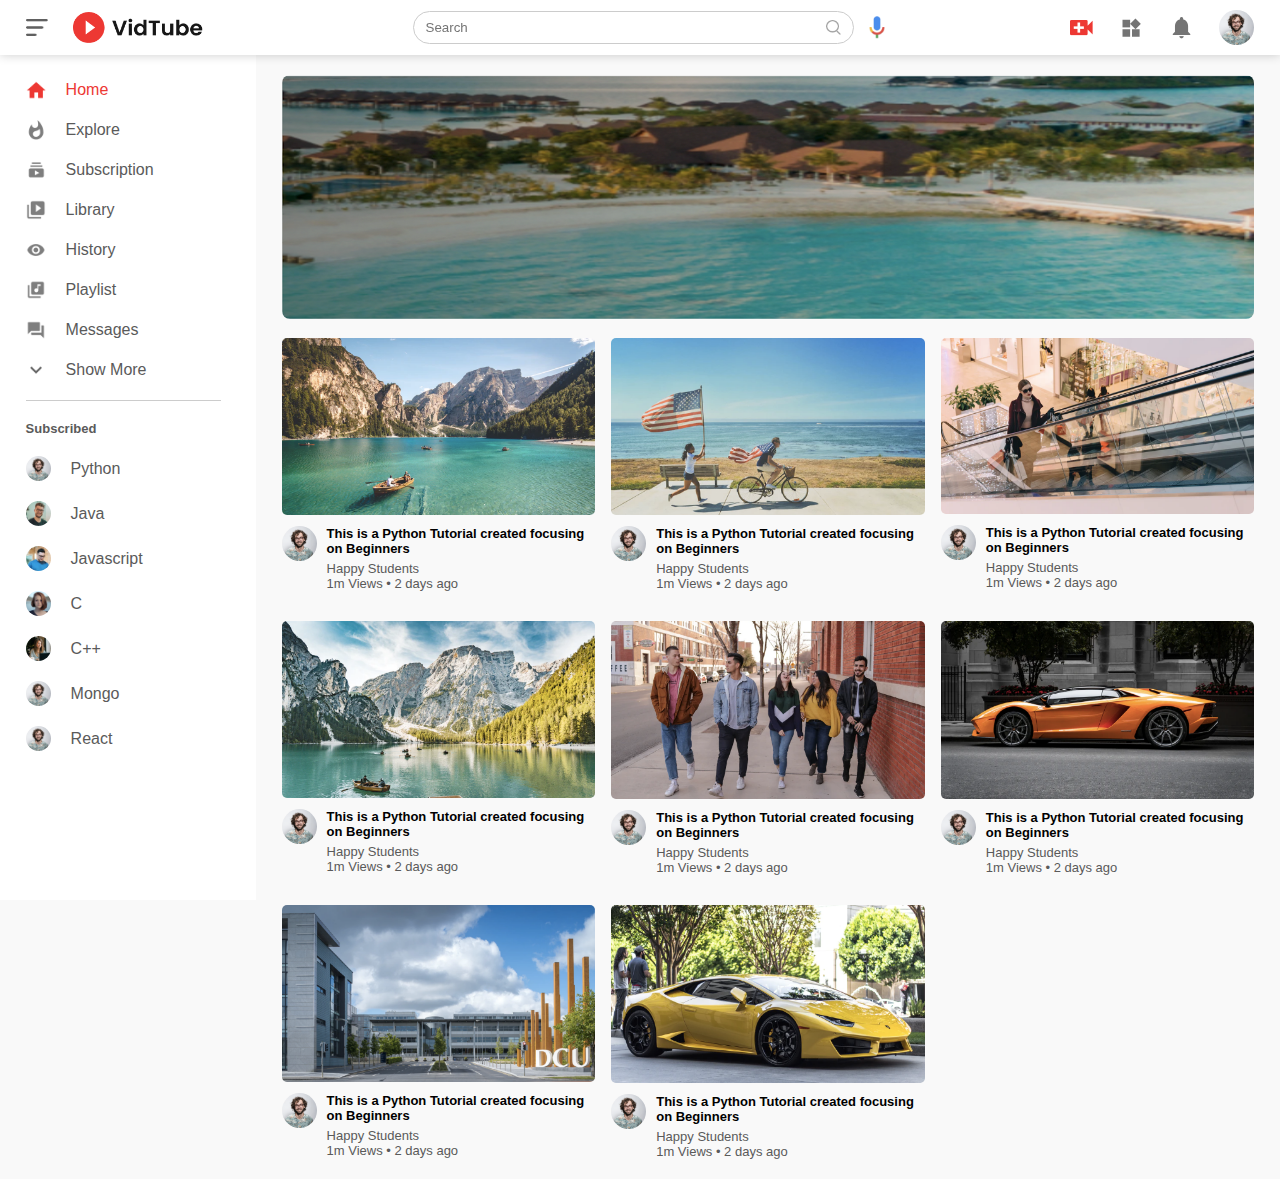
<file: index.html>
<!DOCTYPE html>
<html lang="en">
<head>
    <meta charset="UTF-8">
    <meta http-equiv="X-UA-Compatible" content="IE=edge">
    <meta name="viewport" content="width=device-width, initial-scale=1.0">
    <link rel="stylesheet" href="style.css">
    <title>HS Video Website</title>
</head>
<body>
    <nav class="flex-div">
        <div class="nav-left flex-div">
            <img src="images/menu.png" alt="menu bar" class="menu-icon">
            <img src="images/logo.png" alt="logo" class="logo">
        </div>
        <div class="nav-middle flex-div">
            <div class="search-box flex-div">
                <input type="text" placeholder="Search">
                <img src="images/search.png" alt="search bar">
            </div>
            <img src="images/voice-search.png" alt="mic icon" class="mic-icon">
        </div>
        <div class="nav-right flex-div">
            <img src="images/upload.png" alt="upload icon">
            <img src="images/more.png" alt="more icon">
            <img src="images/notification.png" alt="notification icon">
            <img class="user-icon" src="images/Jack.png" alt="user icon">
        </div>
    </nav>
    <!-- sidebar -->
    <div class="sidebar">
        <div class="shortcut-links">
            <a href=""><img src="images/home.png" alt=""><p>Home</p></a>
            <a href=""><img src="images/explore.png" alt=""><p>Explore</p></a>
            <a href=""><img src="images/subscriprion.png" alt=""><p>Subscription</p></a>
            <a href=""><img src="images/library.png" alt=""><p>Library</p></a>
            <a href=""><img src="images/history.png" alt=""><p>History</p></a>
            <a href=""><img src="images/playlist.png" alt=""><p>Playlist</p></a>
            <a href=""><img src="images/messages.png" alt=""><p>Messages</p></a>
            <a href=""><img src="images/show-more.png" alt=""><p>Show More</p></a>
            <hr>
        </div>
        <div class="subscribed-list">
            <h3>Subscribed</h3>
            <a href=""><img src="images/Jack.png" alt=""><p>Python</p></a>
            <a href=""><img src="images/simon.png" alt=""><p>Java</p></a>
            <a href=""><img src="images/tom.png" alt=""><p>Javascript</p></a>
            <a href=""><img src="images/megan.png" alt=""><p>C</p></a>
            <a href=""><img src="images/cameron.png" alt=""><p>C++</p></a>
            <a href=""><img src="images/Jack.png" alt=""><p>Mongo</p></a>
            <a href=""><img src="images/Jack.png" alt=""><p>React</p></a>
        </div>
    </div>
    <!-- main -->
    <div class="container">
        <div class="banner">
            <img src="images/banner.png" alt="banner">
        </div>
        <div class="list-container">
            <div class="vid-list">
                <a href="file:///Users/surendar-9568/Desktop/c/js/youtube/HS videoplayer.html"><img src="images/thumbnail1.png" class="thumbnail"></a>
                <div class="flex-div">
                    <img src="images/Jack.png">
                    <div class="vid-info">
                        <a href="videoplayer.html">This is a Python Tutorial created focusing on Beginners</a>
                        <p>Happy Students</p>
                        <p>1m Views &bull; 2 days ago</p>
                    </div>
                </div>
            </div> 
            <div class="vid-list">
                <a href=""><img src="images/thumbnail2.png" class="thumbnail"></a>
                <div class="flex-div">
                    <img src="images/Jack.png">
                    <div class="vid-info">
                        <a href="">This is a Python Tutorial created focusing on Beginners</a>
                        <p>Happy Students</p>
                        <p>1m Views &bull; 2 days ago</p>
                    </div>
                </div>
            </div>
            <div class="vid-list">
                <a href=""><img src="images/thumbnail3.png" class="thumbnail"></a>
                <div class="flex-div">
                    <img src="images/Jack.png">
                    <div class="vid-info">
                        <a href="">This is a Python Tutorial created focusing on Beginners</a>
                        <p>Happy Students</p>
                        <p>1m Views &bull; 2 days ago</p>
                    </div>
                </div>
            </div>
            <div class="vid-list">
                <a href=""><img src="images/thumbnail4.png" class="thumbnail"></a>
                <div class="flex-div">
                    <img src="images/Jack.png">
                    <div class="vid-info">
                        <a href="">This is a Python Tutorial created focusing on Beginners</a>
                        <p>Happy Students</p>
                        <p>1m Views &bull; 2 days ago</p>
                    </div>
                </div>
            </div>
            <div class="vid-list">
                <a href=""><img src="images/thumbnail5.png" class="thumbnail"></a>
                <div class="flex-div">
                    <img src="images/Jack.png">
                    <div class="vid-info">
                        <a href="">This is a Python Tutorial created focusing on Beginners</a>
                        <p>Happy Students</p>
                        <p>1m Views &bull; 2 days ago</p>
                    </div>
                </div>
            </div>
            <div class="vid-list">
                <a href=""><img src="images/thumbnail6.png" class="thumbnail"></a>
                <div class="flex-div">
                    <img src="images/Jack.png">
                    <div class="vid-info">
                        <a href="">This is a Python Tutorial created focusing on Beginners</a>
                        <p>Happy Students</p>
                        <p>1m Views &bull; 2 days ago</p>
                    </div>
                </div>
            </div>
            <div class="vid-list">
                <a href=""><img src="images/thumbnail7.png" class="thumbnail"></a>
                <div class="flex-div">
                    <img src="images/Jack.png">
                    <div class="vid-info">
                        <a href="">This is a Python Tutorial created focusing on Beginners</a>
                        <p>Happy Students</p>
                        <p>1m Views &bull; 2 days ago</p>
                    </div>
                </div>
            </div>
            <div class="vid-list">
                <a href=""><img src="images/thumbnail8.png" class="thumbnail"></a>
                <div class="flex-div">
                    <img src="images/Jack.png">
                    <div class="vid-info">
                        <a href="">This is a Python Tutorial created focusing on Beginners</a>
                        <p>Happy Students</p>
                        <p>1m Views &bull; 2 days ago</p>
                    </div>
                </div>
            </div>
        </div>
    </div>


    <script src="script.js"></script>
</body>
</html>
</file>
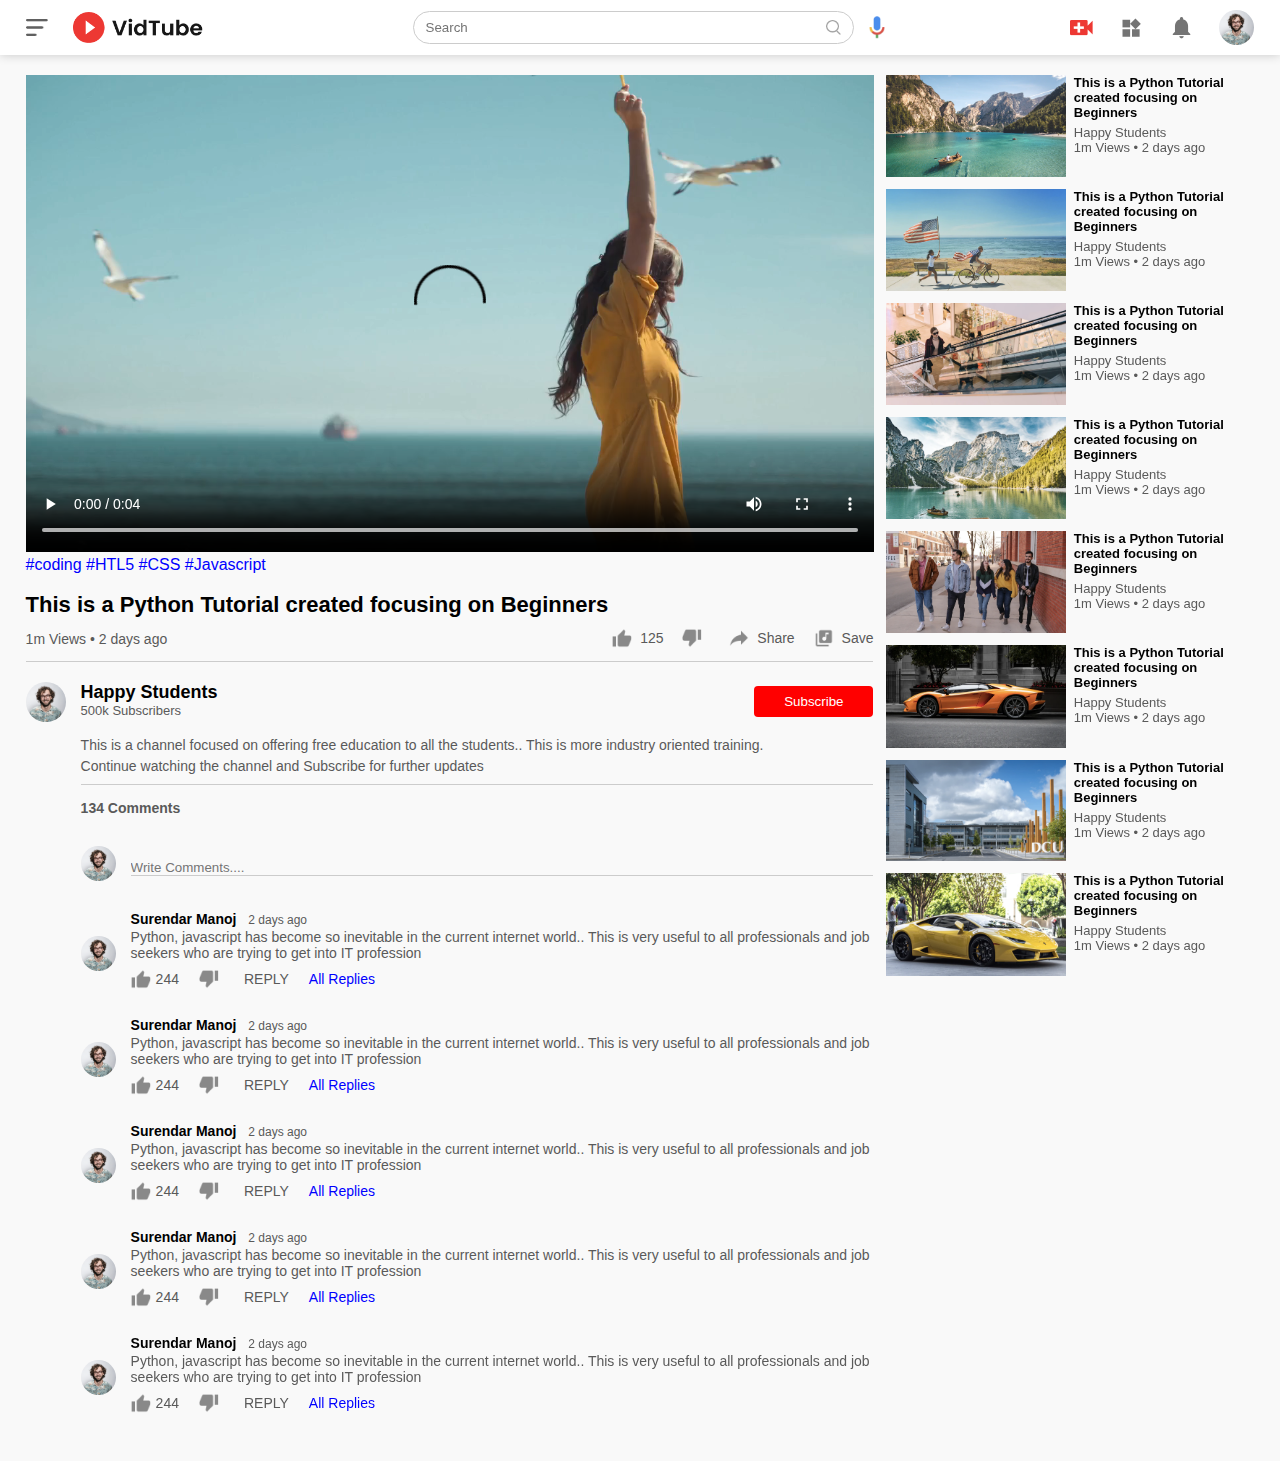
<file: videoplayer.html>
<!DOCTYPE html>
<html lang="en">
<head>
    <meta charset="UTF-8">
    <meta http-equiv="X-UA-Compatible" content="IE=edge">
    <meta name="viewport" content="width=device-width, initial-scale=1.0">
    <link rel="stylesheet" href="style.css">
    <title>Play Video - HS Video Website</title>
</head>
<body>
    <nav class="flex-div">
        <div class="nav-left flex-div">
            <img src="images/menu.png" alt="menu bar" class="menu-icon">
            <img src="images/logo.png" alt="logo" class="logo">
        </div>
        <div class="nav-middle flex-div">
            <div class="search-box flex-div">
                <input type="text" placeholder="Search">
                <img src="images/search.png" alt="search bar">
            </div>
            <img src="images/voice-search.png" alt="mic icon" class="mic-icon">
        </div>
        <div class="nav-right flex-div">
            <img src="images/upload.png" alt="upload icon">
            <img src="images/more.png" alt="more icon">
            <img src="images/notification.png" alt="notification icon">
            <img class="user-icon" src="images/Jack.png" alt="user icon">
        </div>
    </nav>

    <div class="container play-container">
        <div class="row">
            <div class="play-video">
                <video controls>
                <!-- <video controls autoplay> -->
                    <source  src="images/video.mp4" type="video/mp4">
                </video>
                <div class="tags">
                    <a href="">#coding</a>
                    <a href="">#HTL5</a>
                    <a href="">#CSS</a>
                    <a href="">#Javascript</a>
                </div>
                <br>
                <h3>This is a Python Tutorial created focusing on Beginners</h3>
                <div class="play-video-info">
                    <p>1m Views &bull; 2 days ago</p>
                    <div>
                        <a href=""> <img src="images/like.png" alt="">125</a>
                        <a href=""> <img src="images/dislike.png" alt=""></a>
                        <a href=""> <img src="images/share.png" alt="">Share</a>
                        <a href=""> <img src="images/save.png" alt="">Save</a>
                    </div>
                </div>
                <hr>
                <div class="publisher">
                    <img src="images/Jack.png" alt="">
                    <div>
                        <p>Happy Students</p>
                        <span>500k Subscribers</span>
                    </div>
                    <button type="button">Subscribe</button>
                </div>
                <div class="vid-description">
                    <p>This is a channel focused on offering free education to all the students.. This is more industry oriented training.</p>
                    <p>Continue watching the channel and Subscribe for further updates</p>
                    <hr>
                    <h4>134 Comments</h4>
                    <div class="add-comment">
                        <img src="images/Jack.png" alt="">
                        <input type="text" placeholder="Write Comments....">
                    </div>
                    <div class="old-comment">
                        <img src="images/Jack.png" alt="">
                        <div>
                            <h3>Surendar Manoj <span>2 days ago</span></h3>
                            <p>Python, javascript has become so inevitable in the current internet world.. This is very useful to all professionals and job seekers who are trying to get into IT profession</p>

                            <div class="comment-action">
                                <img src="images/like.png" alt="">
                                <span>244</span>
                                <img src="images/dislike.png" alt="">
                                <span></span>
                                <span>REPLY</span>
                                <a href="">All Replies</a>
                            </div>
                        </div>
                    </div>
                    <div class="old-comment">
                        <img src="images/Jack.png" alt="">
                        <div>
                            <h3>Surendar Manoj <span>2 days ago</span></h3>
                            <p>Python, javascript has become so inevitable in the current internet world.. This is very useful to all professionals and job seekers who are trying to get into IT profession</p>

                            <div class="comment-action">
                                <img src="images/like.png" alt="">
                                <span>244</span>
                                <img src="images/dislike.png" alt="">
                                <span></span>
                                <span>REPLY</span>
                                <a href="">All Replies</a>
                            </div>
                        </div>
                    </div>
                    <div class="old-comment">
                        <img src="images/Jack.png" alt="">
                        <div>
                            <h3>Surendar Manoj <span>2 days ago</span></h3>
                            <p>Python, javascript has become so inevitable in the current internet world.. This is very useful to all professionals and job seekers who are trying to get into IT profession</p>

                            <div class="comment-action">
                                <img src="images/like.png" alt="">
                                <span>244</span>
                                <img src="images/dislike.png" alt="">
                                <span></span>
                                <span>REPLY</span>
                                <a href="">All Replies</a>
                            </div>
                        </div>
                    </div>
                    <div class="old-comment">
                        <img src="images/Jack.png" alt="">
                        <div>
                            <h3>Surendar Manoj <span>2 days ago</span></h3>
                            <p>Python, javascript has become so inevitable in the current internet world.. This is very useful to all professionals and job seekers who are trying to get into IT profession</p>

                            <div class="comment-action">
                                <img src="images/like.png" alt="">
                                <span>244</span>
                                <img src="images/dislike.png" alt="">
                                <span></span>
                                <span>REPLY</span>
                                <a href="">All Replies</a>
                            </div>
                        </div>
                    </div>
                    <div class="old-comment">
                        <img src="images/Jack.png" alt="">
                        <div>
                            <h3>Surendar Manoj <span>2 days ago</span></h3>
                            <p>Python, javascript has become so inevitable in the current internet world.. This is very useful to all professionals and job seekers who are trying to get into IT profession</p>

                            <div class="comment-action">
                                <img src="images/like.png" alt="">
                                <span>244</span>
                                <img src="images/dislike.png" alt="">
                                <span></span>
                                <span>REPLY</span>
                                <a href="">All Replies</a>
                            </div>
                        </div>
                    </div>
                </div>
            </div>
            <div class="right-sidebar">
                <div class="side-video-list">
                        <a href="" class="small-thumbnail">
                            <img src="images/thumbnail1.png">
                        </a>                   
                        <div class="vid-info">
                            <a href="">This is a Python Tutorial created focusing on Beginners</a>
                            <p>Happy Students</p>
                            <p>1m Views &bull; 2 days ago</p>
                        </div>
                </div>
                <div class="side-video-list">
                    <a href="" class="small-thumbnail">
                        <img src="images/thumbnail2.png">
                    </a>                   
                    <div class="vid-info">
                        <a href="">This is a Python Tutorial created focusing on Beginners</a>
                        <p>Happy Students</p>
                        <p>1m Views &bull; 2 days ago</p>
                    </div>
                </div>
                <div class="side-video-list">
                    <a href="" class="small-thumbnail">
                        <img src="images/thumbnail3.png">
                    </a>                   
                    <div class="vid-info">
                        <a href="">This is a Python Tutorial created focusing on Beginners</a>
                        <p>Happy Students</p>
                        <p>1m Views &bull; 2 days ago</p>
                    </div>
                </div>
                <div class="side-video-list">
                    <a href="" class="small-thumbnail">
                        <img src="images/thumbnail4.png">
                    </a>                   
                    <div class="vid-info">
                        <a href="">This is a Python Tutorial created focusing on Beginners</a>
                        <p>Happy Students</p>
                        <p>1m Views &bull; 2 days ago</p>
                    </div>
                </div>
                <div class="side-video-list">
                    <a href="" class="small-thumbnail">
                        <img src="images/thumbnail5.png">
                    </a>                   
                    <div class="vid-info">
                        <a href="">This is a Python Tutorial created focusing on Beginners</a>
                        <p>Happy Students</p>
                        <p>1m Views &bull; 2 days ago</p>
                    </div>
                </div>
                <div class="side-video-list">
                    <a href="" class="small-thumbnail">
                        <img src="images/thumbnail6.png">
                    </a>                   
                    <div class="vid-info">
                        <a href="">This is a Python Tutorial created focusing on Beginners</a>
                        <p>Happy Students</p>
                        <p>1m Views &bull; 2 days ago</p>
                    </div>
                </div>
                <div class="side-video-list">
                    <a href="" class="small-thumbnail">
                        <img src="images/thumbnail7.png">
                    </a>                   
                    <div class="vid-info">
                        <a href="">This is a Python Tutorial created focusing on Beginners</a>
                        <p>Happy Students</p>
                        <p>1m Views &bull; 2 days ago</p>
                    </div>
                </div>
                <div class="side-video-list">
                    <a href="" class="small-thumbnail">
                        <img src="images/thumbnail8.png">
                    </a>                   
                    <div class="vid-info">
                        <a href="">This is a Python Tutorial created focusing on Beginners</a>
                        <p>Happy Students</p>
                        <p>1m Views &bull; 2 days ago</p>
                    </div>
                </div>
            </div>
        
        </div>
    </div>


    <script src="script.js"></script>
</body>
</html>
</file>
<file: style.css>
*{
    margin: 0;
    padding: 0;
    font-family: 'poppins', sans-serif;
    box-sizing: border-box;
}

a{
    text-decoration: none;
    color: #5a5a5a;
}
img{
    cursor: pointer;
}

.flex-div{
    display: flex;
    align-items: center;
}
nav{
    padding: 10px 2%;
    justify-content: space-between;
    box-shadow: 0 0 10px rgba(0, 0, 0, 0.2);
    background: #ffffff;
    position: sticky;
    top: 0;
    z-index: 10;
}

.nav-right img{
    width: 25px;
    margin-right: 25px;
}

.nav-right .user-icon{
    width: 35px;
    border-radius: 50%;
    margin-right: 0;
}

.nav-left .menu-icon{
    width: 22px;
    margin-right: 25px;

}

.nav-left .logo{
    width: 130px;
    margin-right: 25px;

}

.nav-middle .mic-icon{
    width: 16px;
}

.nav-middle .search-box{
    border: 1px solid #ccc;
    margin-right: 15px;
    padding: 8px 12px;
    border-radius: 25px;
}

.nav-middle .search-box input{
    width: 400px;
    border: 0;
    outline: 0;
    background: transparent;
}

.nav-middle .search-box img{
    width: 15px;
}

.sidebar{
    background: #fff;
    width: 20%;
    height: 100vh;
    position: fixed;
    top: 0;
    padding-left: 2%;
    padding-top: 80px;
}

.shortcut-links a img {
    width: 20px;
    margin-right: 20px;

}

.shortcut-links a{
    display: flex;
    align-items: center;
    margin-bottom: 20px;
    width: fit-content;
    flex-wrap: wrap;
}

.shortcut-links a:first-child{
    color: #ed3833;

}

.shortcut-links hr{
    display: flex;
    border: 0;
    height: 1px;
    background:#ccc;
    width: 85%;
}

.subscribed-list h3{
    font-size: 13px;
    margin: 20px 0;
    color: #5a5a5a;
}

.subscribed-list a{
    display: flex;
    align-items: center;
    margin-bottom: 20px;
    width: fit-content;
    flex-wrap: wrap;
}
.subscribed-list a img{
    width: 25px;
    margin-right: 20px;
    border-radius: 50%;

}

.small-sidebar{
    width: 5%;
}
.small-sidebar a p{
    display: none;
}
.small-sidebar h3{
    display: none;
}

.small-sidebar hr{
    width: 50%;
    margin-bottom: 25px;
}

.container{
    background: #f9f9f9;
    padding-left: 22%;
    padding-right: 2%;
    padding-top: 20px;
    padding-bottom: 20px;
}

.large-container{
    padding-left: 7%;
}

.banner{
    width: 100%;

}

.banner img{
    width: 100%;
    border-radius: 8px;
}

.list-container{
    display: grid;
    grid-template-columns: repeat(auto-fit, minmax(250px,1fr));
    grid-column-gap:16px;
    grid-row-gap: 30px;
    margin-top: 15px;
}

.vid-list .thumbnail{
    width: 100%;
    border-radius: 5px;
}

.vid-list .flex-div{
    align-items: flex-start;
    margin-top: 7px;
}

.vid-list .flex-div img{
    width: 35px;
    margin-right:10px ;
    border-radius: 50%;
}

.vid-info{
    color: #5a5a5a;
    font-size: 13px;
}

.vid-info a{
    color: black;
    font-weight: 600;
    display: block;
    margin-bottom: 5px;
}

@media (max-width:900px){
    .menu-icon{
        display: none;
    }
    .sidebar{
        display: none;
    }
    .container,.large-container{
        padding-left: 5%;
        padding-right: 5%;
    }
    .nav-right img{
        display: none;
    }
    .nav-right .user-icon{
        display: block;
        width: 30px;
    }
    .nav-middle .search-box input{
        width: 100px;
    };
    .nav-middle .mic-icon{
        display: none;
    }
    .logo{
        width: 90px;
    }
}


.play-container{
    padding-left: 2%;
}
.row{
    display: flex;
    justify-content: space-between;
    flex-wrap: wrap;
}
.play-video{
    flex-basis: 69%;
}

.play-video video{
    width: 100%;
}
.right-sidebar{
    flex-basis: 30%;
}


.side-video-list{
    display: flex;
    justify-content: space-between;
    margin-bottom: 8px;
}

.side-video-list img{
    width: 100%;
}

.side-video-list .small-thumbnail{
    flex-basis: 49%;
}

.side-video-list .vid-info{
    flex-basis: 49%;
}

.play-video .tags a{
    color: #0000ff;
    font-size: small 13px;
}

.play-video h3{
    font-weight: 600;
    font-size: 22px;
}

.play-video .play-video-info{
    display: flex;
    align-items: center;
    justify-content: space-between;
    flex-wrap: wrap;
    margin-top: 10px;
    font-size: 14px;
    color: #5a5a5a;
}

.play-video .play-video-info a img{
    width: 20px;
    margin-right: 8px;
}
.play-video .play-video-info a{
    display: inline-flex;
    align-items: center;
    margin-left: 15px;
}
.play-video hr{
    border: 0;
    height: 1px;
    background: #ccc;
    margin: 10px 0;
}

.publisher{
    display: flex;
    align-items: center;
    margin-top: 20px;
}

.publisher div{
    flex: 1;
    line-height: 18px;
}

.publisher img{
    width: 40px;
    border-radius: 50%;
    margin-right: 15px;
}

.publisher div p{
    color: black;
    font-weight: 600;
    font-size: 18px;
}

.publisher div span{
    font-size: 13px;
    color: #5a5a5a;
}

.publisher button{
    background: red;
    color: white;
    padding: 8px 30px;
    border: 0;
    outline: 0;
    border-radius: 4px;
    cursor: pointer;
}
.vid-description{
    padding-left: 55px;
    margin: 15px 0;
}
.vid-description p{
    font-size: 14px;
    margin-bottom: 5px;
    color: #5a5a5a;

}
.vid-description h4{
    font-size: 14px;
    color: #5a5a5a;
    margin-top: 15px;
}

.add-comment{
    display: flex;
    align-items: center;
    margin: 30px 0;
}

.add-comment img{
    width: 35px;
    border-radius: 50%;
    margin-right: 15px;
}

.add-comment input{
    border: 0;
    outline: 0;
    border-bottom: 1px solid #ccc;
    width: 100%;
    padding-top: 10px;
    background: transparent;

}

.old-comment{
    display: flex;
    align-items: center;
    margin: 20px 0;
}

.old-comment img{
    width: 35px;
    border-radius:50% ;
    margin-right: 15px;
}

.old-comment h3{
    font-size: 14px;
    margin-bottom: 2px;
}

.old-comment h3 span{
    font-size: 12px;
    color: #5a5a5a;
    font-weight: 500;
    margin-left: 8px;
}

.old-comment .comment-action{
    display: flex;
    align-items: center;
    margin: 8px 0;
    font-size: 14px;
}

.old-comment .comment-action img{
    border-radius: 0;
    width: 20px;
    margin-right: 5px;
}
.old-comment .comment-action span{
    margin-right: 20px;
    color: #5a5a5a;
}

.old-comment .comment-action a{
    color: #0000ff;
}

@media(max-width:900px){
    .play-video{
        flex-basis: 100%;
    }
    .right-sidebar{
        flex-basis: 100%;
    }
    .play-container{
        padding-left: 5%;
    }
    .vid-description{
        padding-left: 0;
    }
    .play-video .play-video-info a{
        margin-left: 0;
        margin-right: 15px;
        margin-top: 15px;

    }
}
</file>
